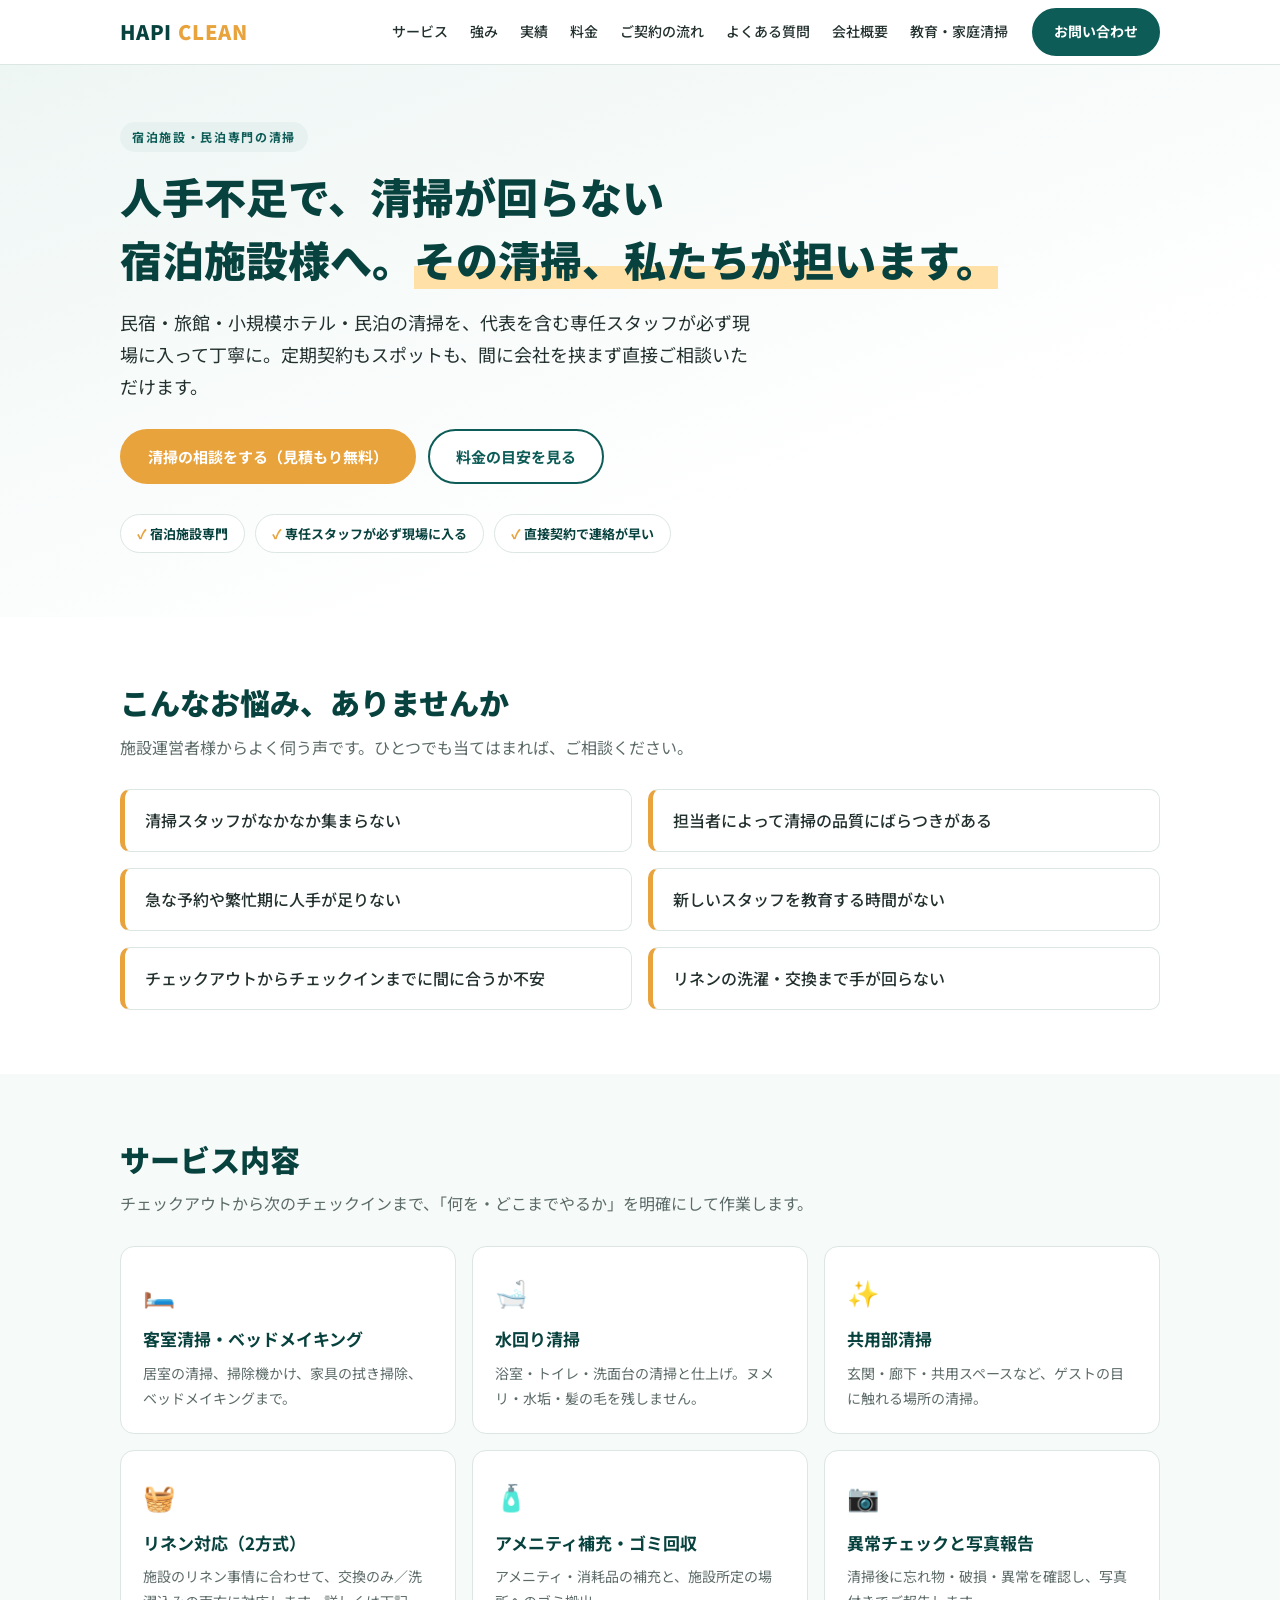
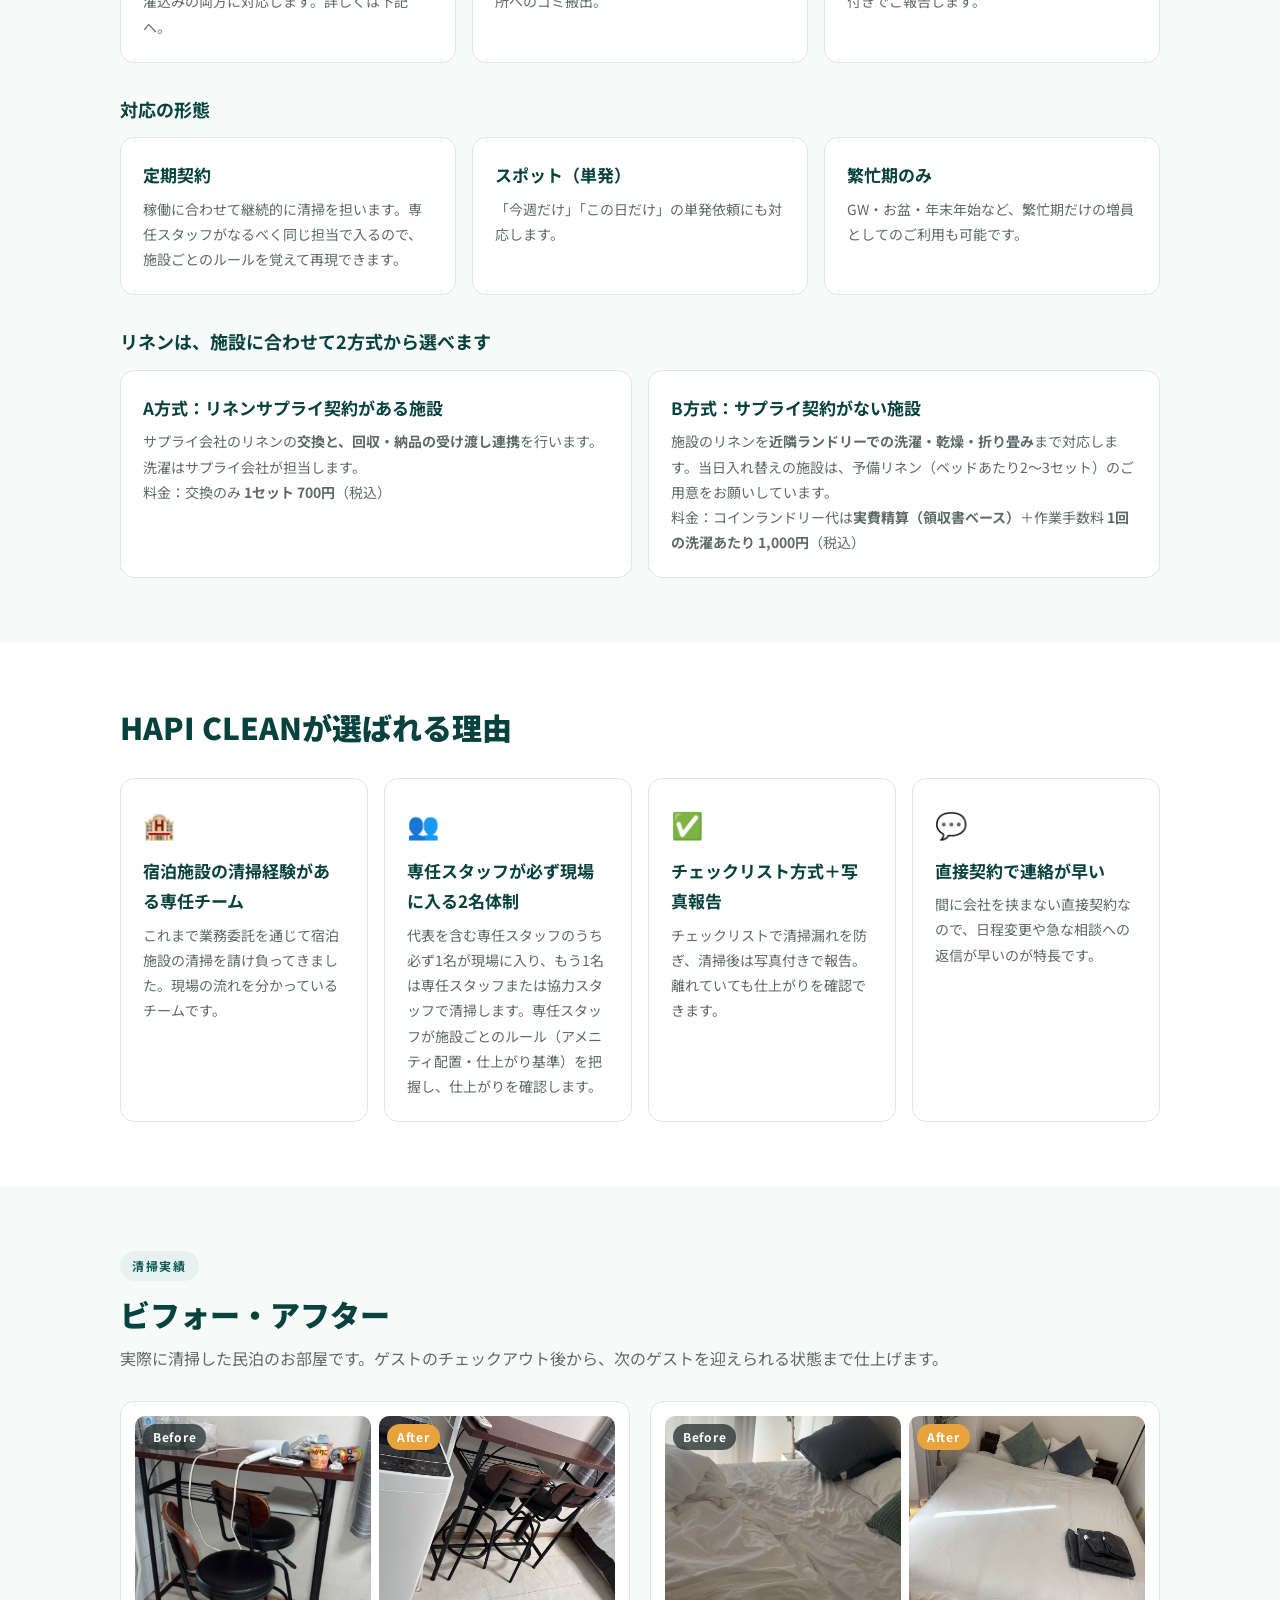
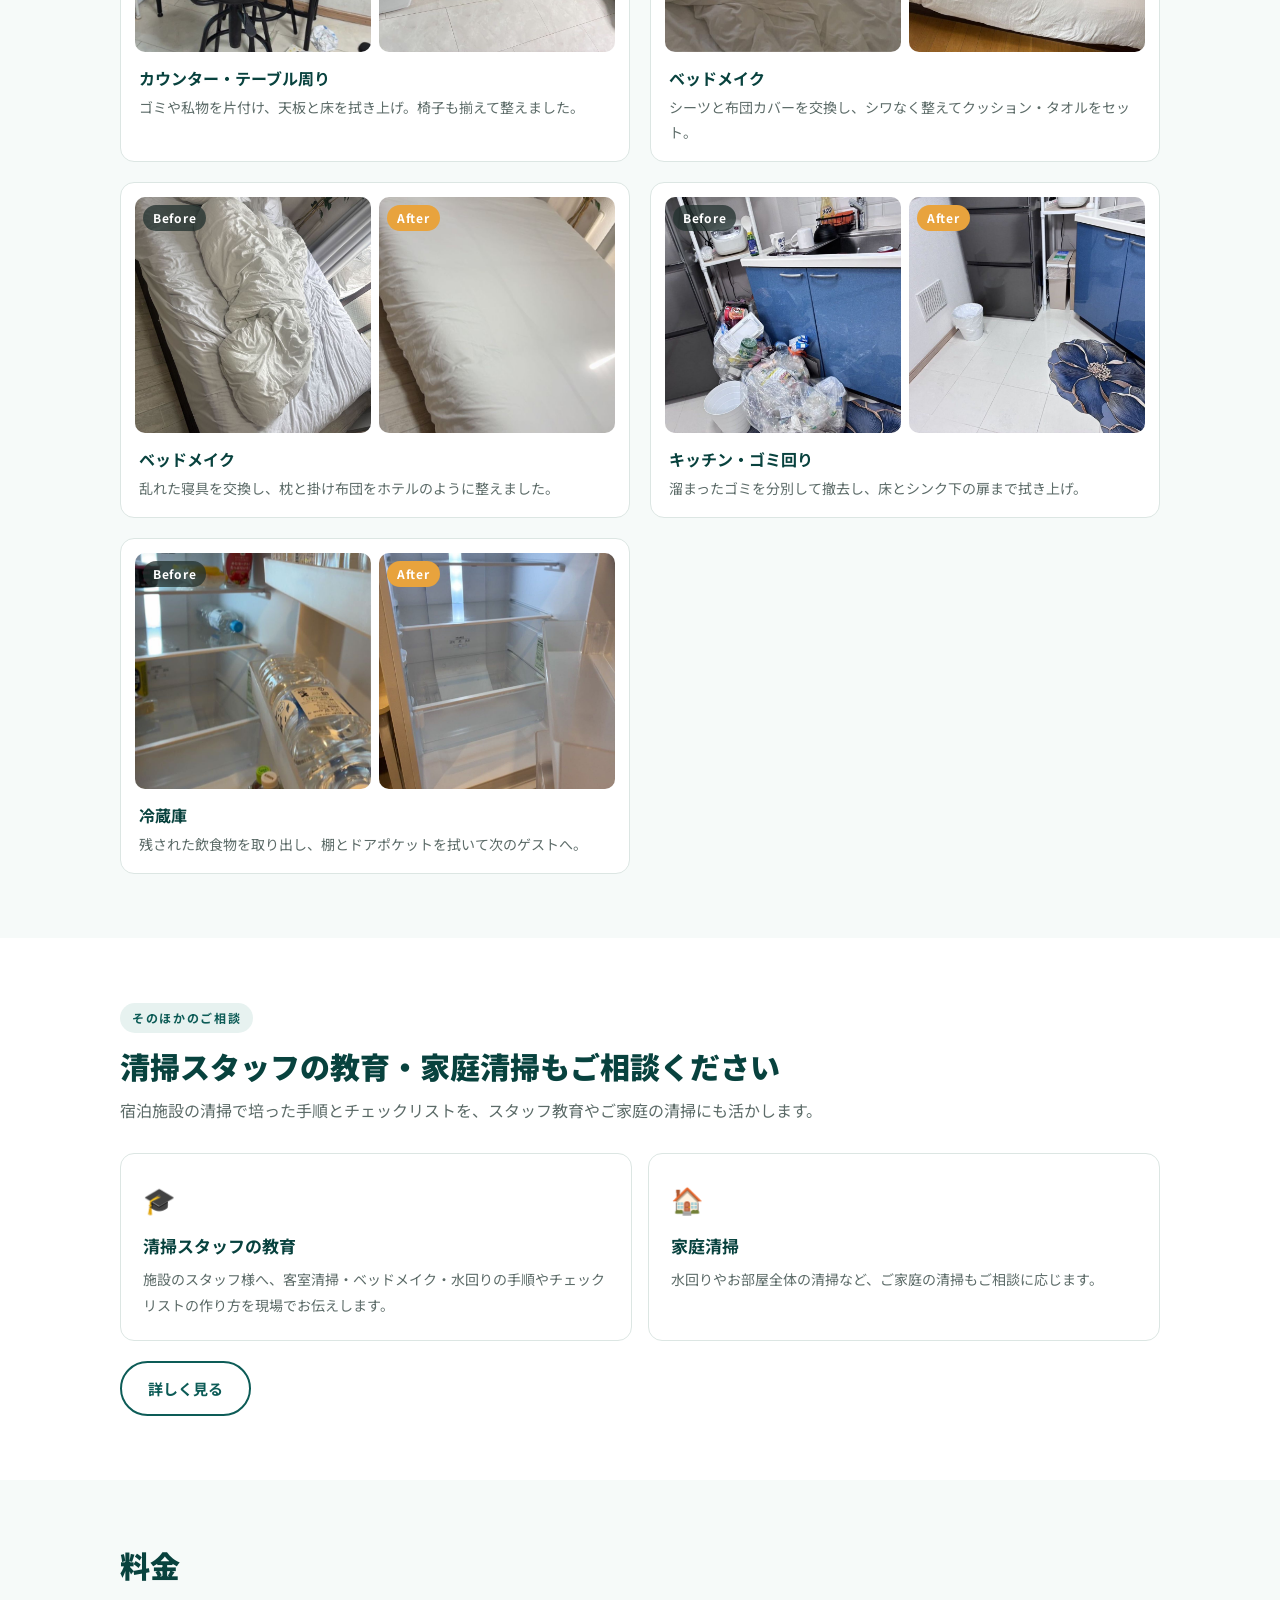
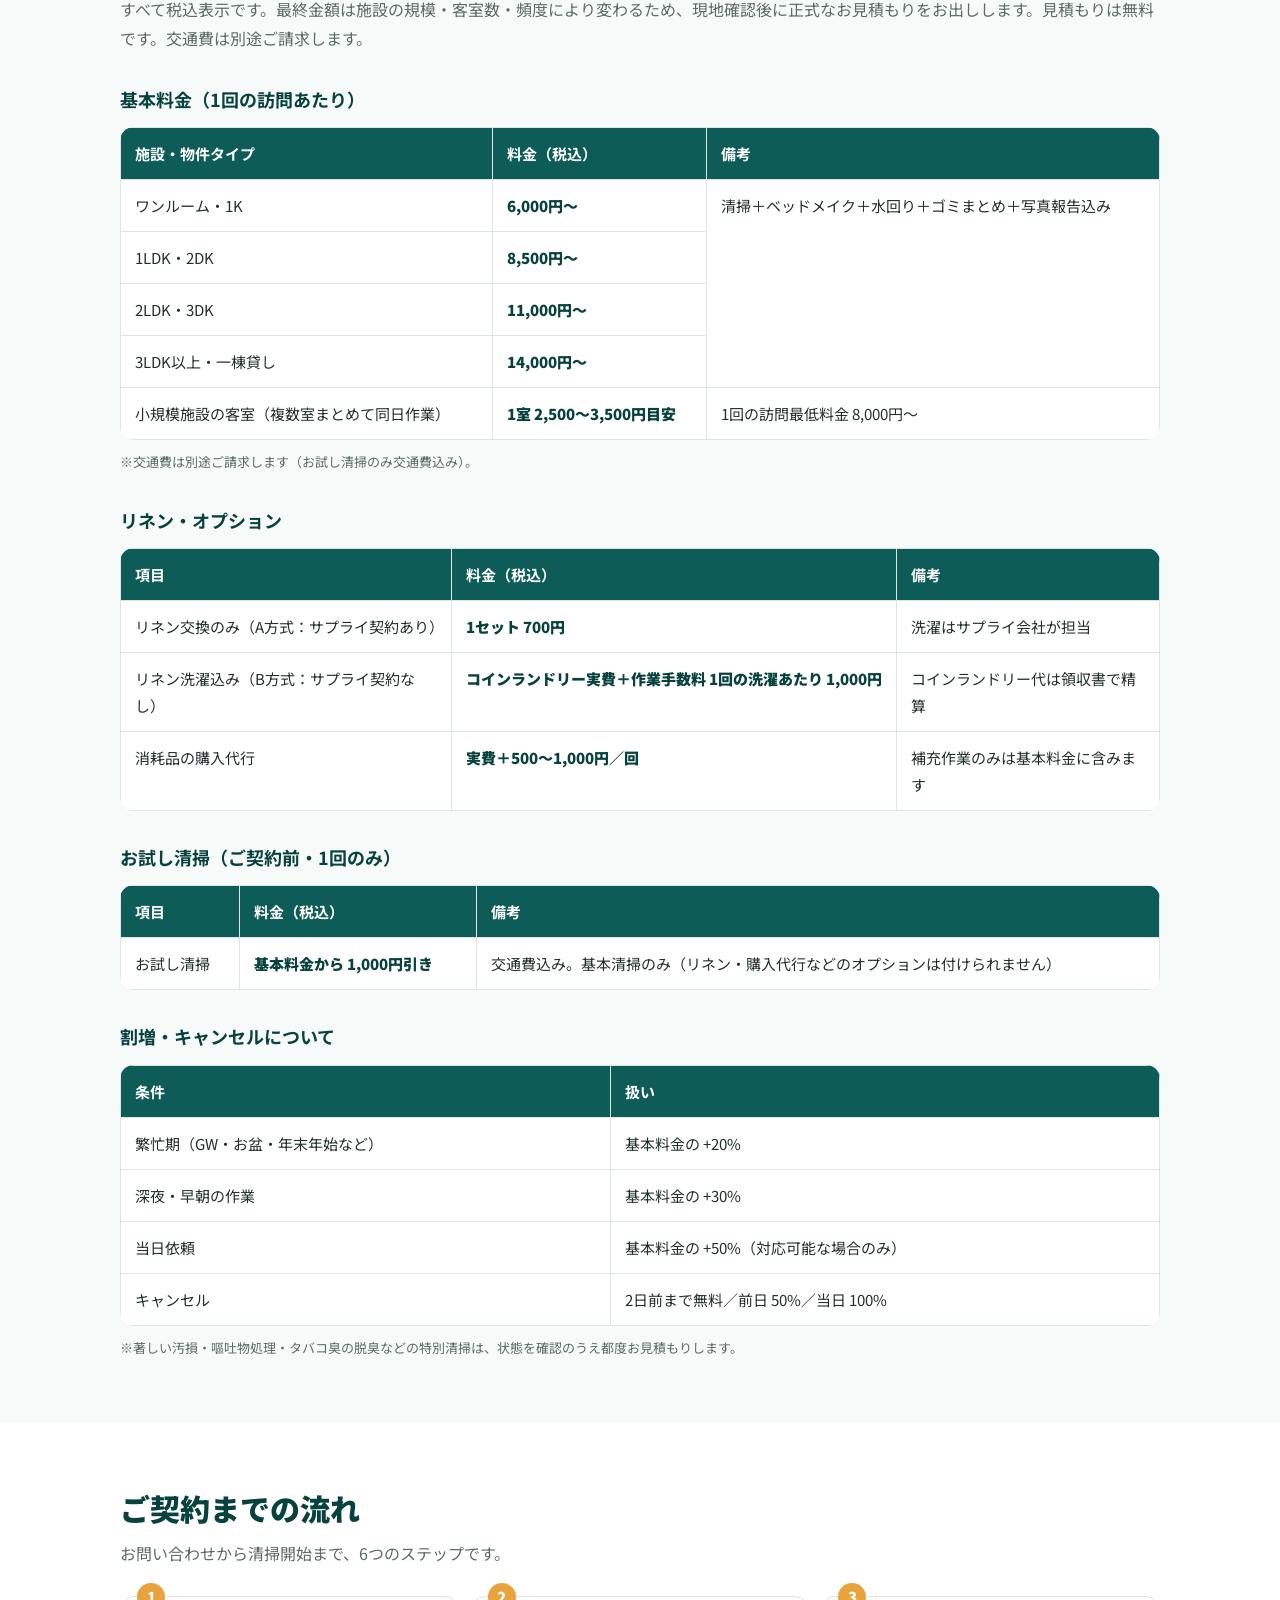
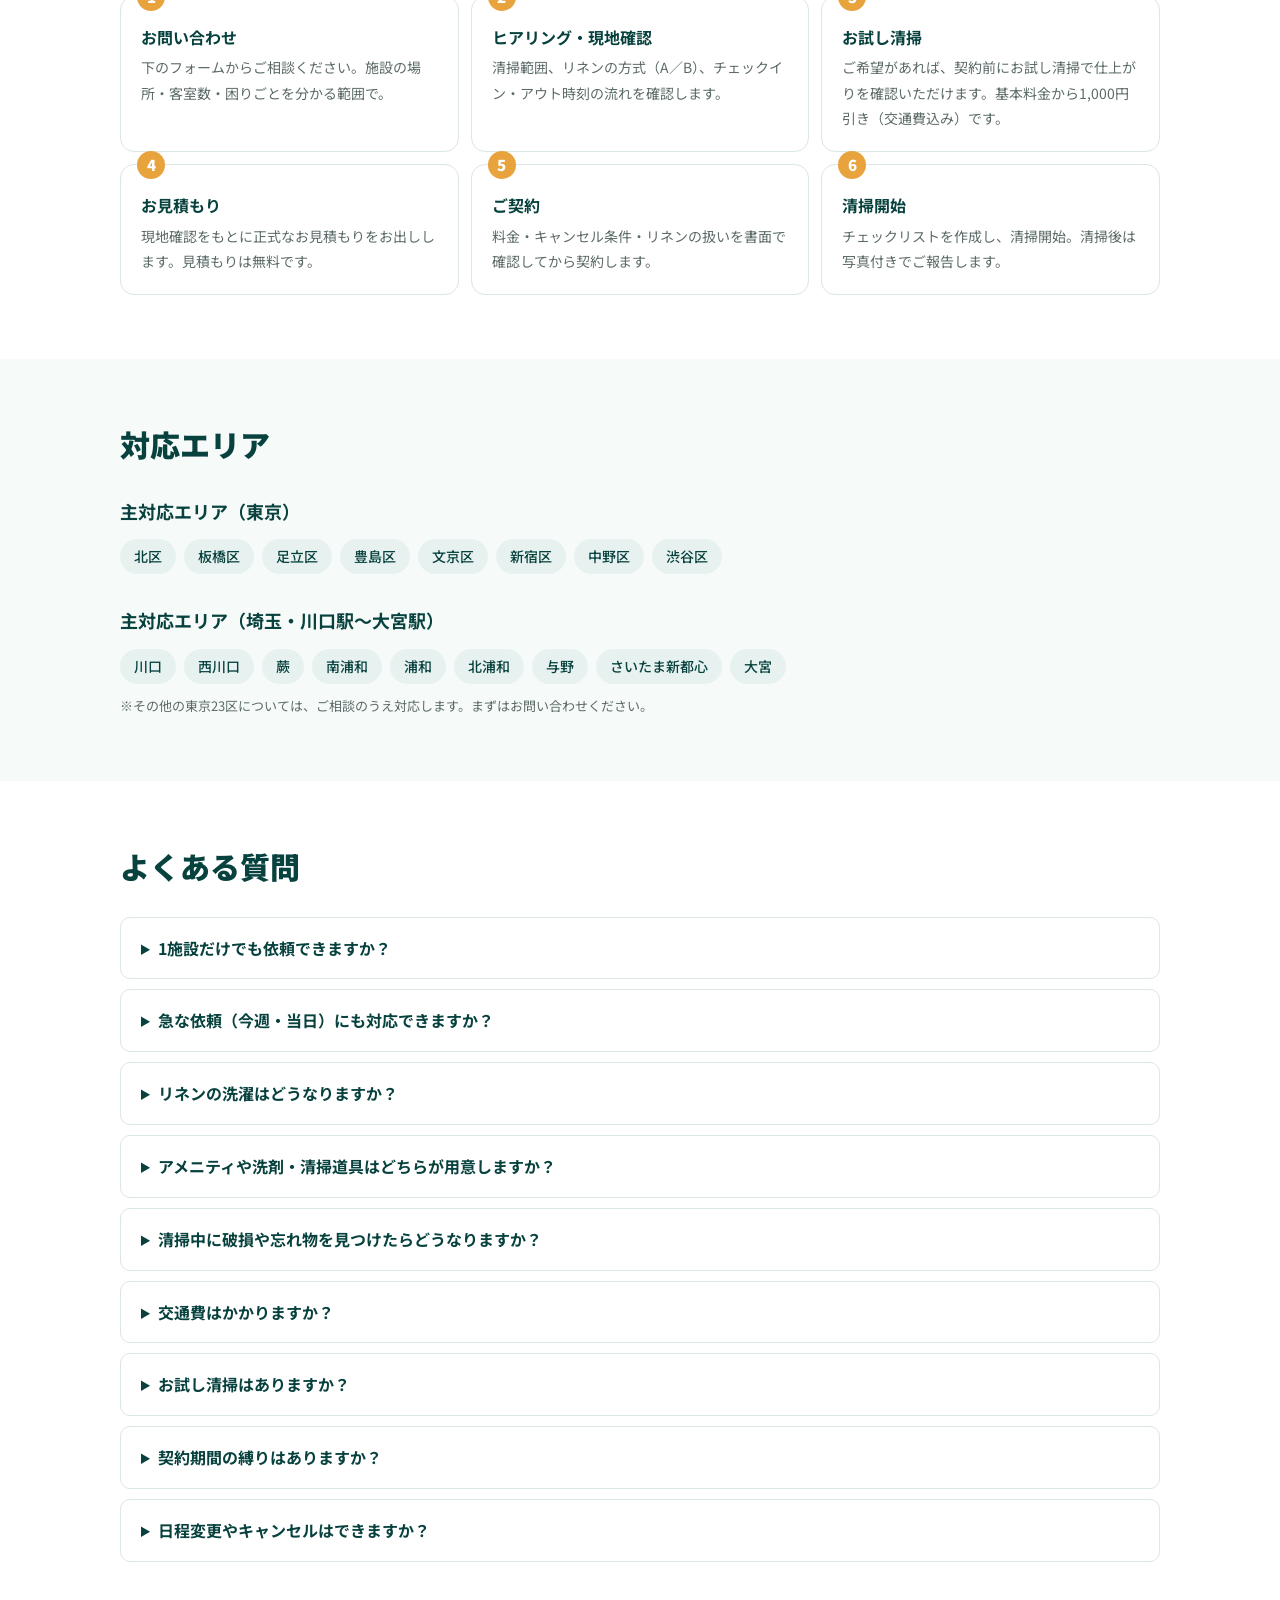
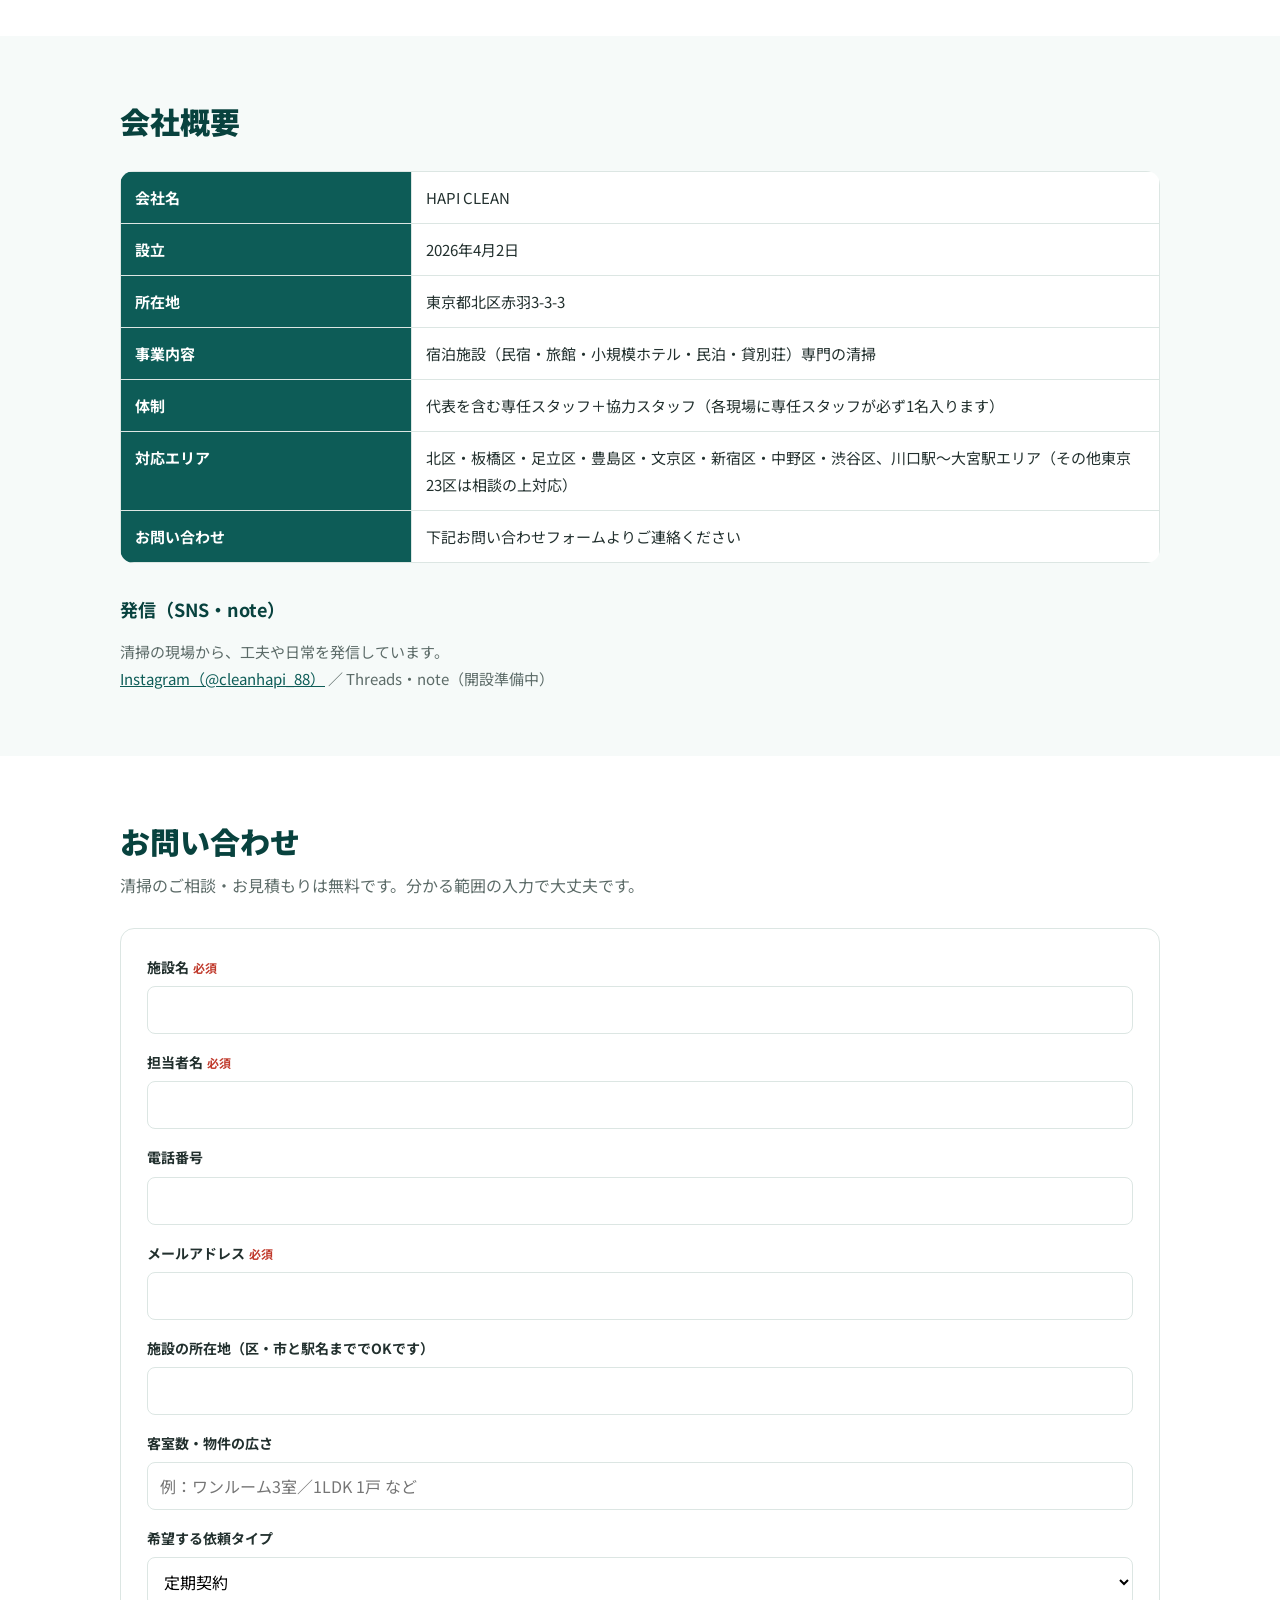
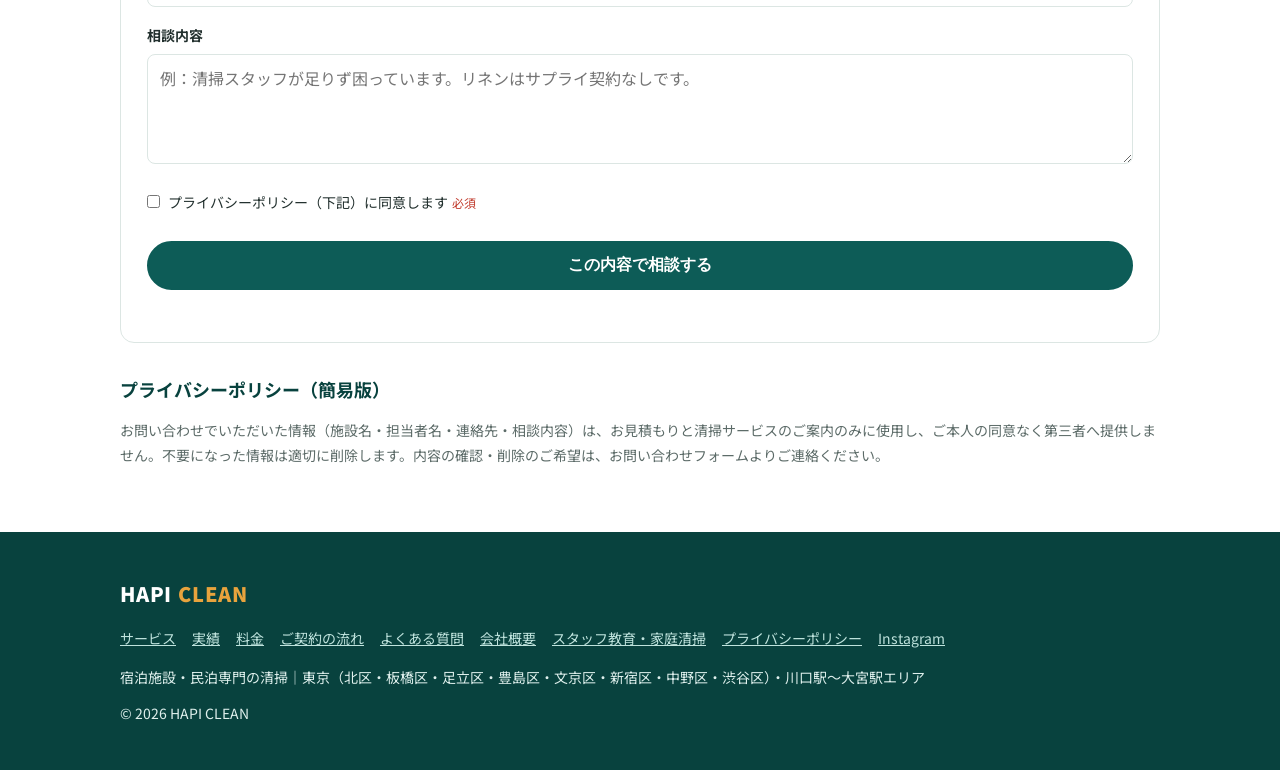
<file: index.html>
<!DOCTYPE html>
<html lang="ja">
<head>
<meta charset="UTF-8">
<meta name="viewport" content="width=device-width, initial-scale=1.0">
<title>HAPI CLEAN｜東京・川口〜大宮の宿泊施設・民泊専門清掃</title>
<meta name="description" content="北区・板橋区・足立区・豊島区・文京区・新宿区・中野区・渋谷区と川口駅〜大宮駅エリアの宿泊施設・民泊専門清掃。代表を含む専任スタッフが必ず現場に入り、定期契約もスポットも直接ご相談いただけます。スタッフ教育・家庭清掃のご相談も可。見積もり無料。">
<link rel="preconnect" href="https://api.web3forms.com" crossorigin>
<link rel="preconnect" href="https://fonts.googleapis.com">
<link href="https://fonts.googleapis.com/css2?family=Noto+Sans+JP:wght@400;500;700;900&display=swap" rel="stylesheet">
<link rel="stylesheet" href="css/style.css">
</head>
<body>

<header>
  <div class="wrap header-in">
    <a class="logo" href="#top">HAPI <span>CLEAN</span></a>
    <nav class="main">
      <a href="#service">サービス</a>
      <a href="#strength">強み</a>
      <a href="#works">実績</a>
      <a href="#price">料金</a>
      <a href="#flow">ご契約の流れ</a>
      <a href="#faq">よくある質問</a>
      <a href="#company">会社概要</a>
      <a href="consult.html">教育・家庭清掃</a>
    </nav>
    <a class="btn" href="#contact">お問い合わせ</a>
  </div>
</header>

<main id="top">

<!-- Hero -->
<section class="hero">
  <div class="wrap">
    <p class="eyebrow">宿泊施設・民泊専門の清掃</p>
    <h1>人手不足で、清掃が回らない<br>宿泊施設様へ。<span class="hl">その清掃、私たちが担います。</span></h1>
    <p class="sub">民宿・旅館・小規模ホテル・民泊の清掃を、代表を含む専任スタッフが必ず現場に入って丁寧に。定期契約もスポットも、間に会社を挟まず直接ご相談いただけます。</p>
    <div class="hero-cta">
      <a class="btn btn-accent" href="#contact">清掃の相談をする（見積もり無料）</a>
      <a class="btn ghost" href="#price">料金の目安を見る</a>
    </div>
    <div class="chips">
      <span class="chip">宿泊施設専門</span>
      <span class="chip">専任スタッフが必ず現場に入る</span>
      <span class="chip">直接契約で連絡が早い</span>
    </div>
  </div>
</section>

<!-- Worries -->
<section class="sec">
  <div class="wrap">
    <div class="sec-head">
      <h2>こんなお悩み、ありませんか</h2>
      <p>施設運営者様からよく伺う声です。ひとつでも当てはまれば、ご相談ください。</p>
    </div>
    <div class="grid c2">
      <div class="worry">清掃スタッフがなかなか集まらない</div>
      <div class="worry">担当者によって清掃の品質にばらつきがある</div>
      <div class="worry">急な予約や繁忙期に人手が足りない</div>
      <div class="worry">新しいスタッフを教育する時間がない</div>
      <div class="worry">チェックアウトからチェックインまでに間に合うか不安</div>
      <div class="worry">リネンの洗濯・交換まで手が回らない</div>
    </div>
  </div>
</section>

<!-- Service -->
<section class="sec sec-soft" id="service">
  <div class="wrap">
    <div class="sec-head">
      <h2>サービス内容</h2>
      <p>チェックアウトから次のチェックインまで、「何を・どこまでやるか」を明確にして作業します。</p>
    </div>
    <div class="grid c3">
      <div class="card"><div class="ico">🛏️</div><h3>客室清掃・ベッドメイキング</h3><p>居室の清掃、掃除機かけ、家具の拭き掃除、ベッドメイキングまで。</p></div>
      <div class="card"><div class="ico">🛁</div><h3>水回り清掃</h3><p>浴室・トイレ・洗面台の清掃と仕上げ。ヌメリ・水垢・髪の毛を残しません。</p></div>
      <div class="card"><div class="ico">✨</div><h3>共用部清掃</h3><p>玄関・廊下・共用スペースなど、ゲストの目に触れる場所の清掃。</p></div>
      <div class="card"><div class="ico">🧺</div><h3>リネン対応（2方式）</h3><p>施設のリネン事情に合わせて、交換のみ／洗濯込みの両方に対応します。詳しくは下記へ。</p></div>
      <div class="card"><div class="ico">🧴</div><h3>アメニティ補充・ゴミ回収</h3><p>アメニティ・消耗品の補充と、施設所定の場所へのゴミ搬出。</p></div>
      <div class="card"><div class="ico">📷</div><h3>異常チェックと写真報告</h3><p>清掃後に忘れ物・破損・異常を確認し、写真付きでご報告します。</p></div>
    </div>

    <h3 class="block">対応の形態</h3>
    <div class="grid c3">
      <div class="card"><h3>定期契約</h3><p>稼働に合わせて継続的に清掃を担います。専任スタッフがなるべく同じ担当で入るので、施設ごとのルールを覚えて再現できます。</p></div>
      <div class="card"><h3>スポット（単発）</h3><p>「今週だけ」「この日だけ」の単発依頼にも対応します。</p></div>
      <div class="card"><h3>繁忙期のみ</h3><p>GW・お盆・年末年始など、繁忙期だけの増員としてのご利用も可能です。</p></div>
    </div>

    <h3 class="block">リネンは、施設に合わせて2方式から選べます</h3>
    <div class="grid c2">
      <div class="card">
        <h3>A方式：リネンサプライ契約がある施設</h3>
        <p>サプライ会社のリネンの<strong>交換と、回収・納品の受け渡し連携</strong>を行います。洗濯はサプライ会社が担当します。<br>料金：交換のみ <strong>1セット 700円</strong>（税込）</p>
      </div>
      <div class="card">
        <h3>B方式：サプライ契約がない施設</h3>
        <p>施設のリネンを<strong>近隣ランドリーでの洗濯・乾燥・折り畳み</strong>まで対応します。当日入れ替えの施設は、予備リネン（ベッドあたり2〜3セット）のご用意をお願いしています。<br>料金：コインランドリー代は<strong>実費精算（領収書ベース）</strong>＋作業手数料 <strong>1回の洗濯あたり 1,000円</strong>（税込）</p>
      </div>
    </div>
  </div>
</section>

<!-- Strength -->
<section class="sec" id="strength">
  <div class="wrap">
    <div class="sec-head">
      <h2>HAPI CLEANが選ばれる理由</h2>
    </div>
    <div class="grid c4">
      <div class="card"><div class="ico">🏨</div><h3>宿泊施設の清掃経験がある専任チーム</h3><p>これまで業務委託を通じて宿泊施設の清掃を請け負ってきました。現場の流れを分かっているチームです。</p></div>
      <div class="card"><div class="ico">👥</div><h3>専任スタッフが必ず現場に入る2名体制</h3><p>代表を含む専任スタッフのうち必ず1名が現場に入り、もう1名は専任スタッフまたは協力スタッフで清掃します。専任スタッフが施設ごとのルール（アメニティ配置・仕上がり基準）を把握し、仕上がりを確認します。</p></div>
      <div class="card"><div class="ico">✅</div><h3>チェックリスト方式＋写真報告</h3><p>チェックリストで清掃漏れを防ぎ、清掃後は写真付きで報告。離れていても仕上がりを確認できます。</p></div>
      <div class="card"><div class="ico">💬</div><h3>直接契約で連絡が早い</h3><p>間に会社を挟まない直接契約なので、日程変更や急な相談への返信が早いのが特長です。</p></div>
    </div>
  </div>
</section>

<!-- Works -->
<section class="sec sec-soft" id="works">
  <div class="wrap">
    <div class="sec-head">
      <span class="eyebrow">清掃実績</span>
      <h2>ビフォー・アフター</h2>
      <p>実際に清掃した民泊のお部屋です。ゲストのチェックアウト後から、次のゲストを迎えられる状態まで仕上げます。</p>
    </div>
    <div class="works">
      <figure class="work">
        <div class="ba">
          <div class="ba-img"><span class="ba-tag before">Before</span><img src="img/works/1-before.jpg" alt="カウンター・テーブル周りの清掃前" loading="lazy" width="600" height="600"></div>
          <div class="ba-img"><span class="ba-tag after">After</span><img src="img/works/1-after.jpg" alt="カウンター・テーブル周りの清掃後" loading="lazy" width="600" height="600"></div>
        </div>
        <figcaption><h3>カウンター・テーブル周り</h3><p>ゴミや私物を片付け、天板と床を拭き上げ。椅子も揃えて整えました。</p></figcaption>
      </figure>
      <figure class="work">
        <div class="ba">
          <div class="ba-img"><span class="ba-tag before">Before</span><img src="img/works/2-before.jpg" alt="ベッドメイクの清掃前" loading="lazy" width="600" height="600"></div>
          <div class="ba-img"><span class="ba-tag after">After</span><img src="img/works/2-after.jpg" alt="ベッドメイクの清掃後" loading="lazy" width="600" height="600"></div>
        </div>
        <figcaption><h3>ベッドメイク</h3><p>シーツと布団カバーを交換し、シワなく整えてクッション・タオルをセット。</p></figcaption>
      </figure>
      <figure class="work">
        <div class="ba">
          <div class="ba-img"><span class="ba-tag before">Before</span><img src="img/works/3-before.jpg" alt="ベッドメイクの清掃前" loading="lazy" width="600" height="600"></div>
          <div class="ba-img"><span class="ba-tag after">After</span><img src="img/works/3-after.jpg" alt="ベッドメイクの清掃後" loading="lazy" width="600" height="600"></div>
        </div>
        <figcaption><h3>ベッドメイク</h3><p>乱れた寝具を交換し、枕と掛け布団をホテルのように整えました。</p></figcaption>
      </figure>
      <figure class="work">
        <div class="ba">
          <div class="ba-img"><span class="ba-tag before">Before</span><img src="img/works/4-before.jpg" alt="キッチン・ゴミ回りの清掃前" loading="lazy" width="600" height="600"></div>
          <div class="ba-img"><span class="ba-tag after">After</span><img src="img/works/4-after.jpg" alt="キッチン・ゴミ回りの清掃後" loading="lazy" width="600" height="600"></div>
        </div>
        <figcaption><h3>キッチン・ゴミ回り</h3><p>溜まったゴミを分別して撤去し、床とシンク下の扉まで拭き上げ。</p></figcaption>
      </figure>
      <figure class="work">
        <div class="ba">
          <div class="ba-img"><span class="ba-tag before">Before</span><img src="img/works/5-before.jpg" alt="冷蔵庫の清掃前" loading="lazy" width="600" height="600"></div>
          <div class="ba-img"><span class="ba-tag after">After</span><img src="img/works/5-after.jpg" alt="冷蔵庫の清掃後" loading="lazy" width="600" height="600"></div>
        </div>
        <figcaption><h3>冷蔵庫</h3><p>残された飲食物を取り出し、棚とドアポケットを拭いて次のゲストへ。</p></figcaption>
      </figure>
    </div>
  </div>
</section>

<!-- Other -->
<section class="sec" id="other">
  <div class="wrap">
    <div class="sec-head">
      <span class="eyebrow">そのほかのご相談</span>
      <h2>清掃スタッフの教育・家庭清掃もご相談ください</h2>
      <p>宿泊施設の清掃で培った手順とチェックリストを、スタッフ教育やご家庭の清掃にも活かします。</p>
    </div>
    <div class="grid c2">
      <div class="card"><div class="ico">🎓</div><h3>清掃スタッフの教育</h3><p>施設のスタッフ様へ、客室清掃・ベッドメイク・水回りの手順やチェックリストの作り方を現場でお伝えします。</p></div>
      <div class="card"><div class="ico">🏠</div><h3>家庭清掃</h3><p>水回りやお部屋全体の清掃など、ご家庭の清掃もご相談に応じます。</p></div>
    </div>
    <p style="margin-top:20px"><a class="btn ghost" href="consult.html">詳しく見る</a></p>
  </div>
</section>

<!-- Price -->
<section class="sec sec-soft" id="price">
  <div class="wrap">
    <div class="sec-head">
      <h2>料金</h2>
      <p>すべて税込表示です。最終金額は施設の規模・客室数・頻度により変わるため、現地確認後に正式なお見積もりをお出しします。見積もりは無料です。交通費は別途ご請求します。</p>
    </div>

    <h3 class="block">基本料金（1回の訪問あたり）</h3>
    <table>
      <tr><th>施設・物件タイプ</th><th>料金（税込）</th><th>備考</th></tr>
      <tr><td>ワンルーム・1K</td><td class="price">6,000円〜</td><td rowspan="4">清掃＋ベッドメイク＋水回り＋ゴミまとめ＋写真報告込み</td></tr>
      <tr><td>1LDK・2DK</td><td class="price">8,500円〜</td></tr>
      <tr><td>2LDK・3DK</td><td class="price">11,000円〜</td></tr>
      <tr><td>3LDK以上・一棟貸し</td><td class="price">14,000円〜</td></tr>
      <tr><td>小規模施設の客室（複数室まとめて同日作業）</td><td class="price">1室 2,500〜3,500円目安</td><td>1回の訪問最低料金 8,000円〜</td></tr>
    </table>
    <p class="note">※交通費は別途ご請求します（お試し清掃のみ交通費込み）。</p>

    <h3 class="block">リネン・オプション</h3>
    <table>
      <tr><th>項目</th><th>料金（税込）</th><th>備考</th></tr>
      <tr><td>リネン交換のみ（A方式：サプライ契約あり）</td><td class="price">1セット 700円</td><td>洗濯はサプライ会社が担当</td></tr>
      <tr><td>リネン洗濯込み（B方式：サプライ契約なし）</td><td class="price">コインランドリー実費＋作業手数料 1回の洗濯あたり 1,000円</td><td>コインランドリー代は領収書で精算</td></tr>
      <tr><td>消耗品の購入代行</td><td class="price">実費＋500〜1,000円／回</td><td>補充作業のみは基本料金に含みます</td></tr>
    </table>

    <h3 class="block">お試し清掃（ご契約前・1回のみ）</h3>
    <table>
      <tr><th>項目</th><th>料金（税込）</th><th>備考</th></tr>
      <tr><td>お試し清掃</td><td class="price">基本料金から 1,000円引き</td><td>交通費込み。基本清掃のみ（リネン・購入代行などのオプションは付けられません）</td></tr>
    </table>

    <h3 class="block">割増・キャンセルについて</h3>
    <table>
      <tr><th>条件</th><th>扱い</th></tr>
      <tr><td>繁忙期（GW・お盆・年末年始など）</td><td>基本料金の +20%</td></tr>
      <tr><td>深夜・早朝の作業</td><td>基本料金の +30%</td></tr>
      <tr><td>当日依頼</td><td>基本料金の +50%（対応可能な場合のみ）</td></tr>
      <tr><td>キャンセル</td><td>2日前まで無料／前日 50%／当日 100%</td></tr>
    </table>
    <p class="note">※著しい汚損・嘔吐物処理・タバコ臭の脱臭などの特別清掃は、状態を確認のうえ都度お見積もりします。</p>
  </div>
</section>

<!-- Flow -->
<section class="sec" id="flow">
  <div class="wrap">
    <div class="sec-head">
      <h2>ご契約までの流れ</h2>
      <p>お問い合わせから清掃開始まで、6つのステップです。</p>
    </div>
    <div class="steps">
      <div class="step"><h3>お問い合わせ</h3><p>下のフォームからご相談ください。施設の場所・客室数・困りごとを分かる範囲で。</p></div>
      <div class="step"><h3>ヒアリング・現地確認</h3><p>清掃範囲、リネンの方式（A／B）、チェックイン・アウト時刻の流れを確認します。</p></div>
      <div class="step"><h3>お試し清掃</h3><p>ご希望があれば、契約前にお試し清掃で仕上がりを確認いただけます。基本料金から1,000円引き（交通費込み）です。</p></div>
      <div class="step"><h3>お見積もり</h3><p>現地確認をもとに正式なお見積もりをお出しします。見積もりは無料です。</p></div>
      <div class="step"><h3>ご契約</h3><p>料金・キャンセル条件・リネンの扱いを書面で確認してから契約します。</p></div>
      <div class="step"><h3>清掃開始</h3><p>チェックリストを作成し、清掃開始。清掃後は写真付きでご報告します。</p></div>
    </div>
  </div>
</section>

<!-- Area -->
<section class="sec sec-soft" id="area">
  <div class="wrap">
    <div class="sec-head">
      <h2>対応エリア</h2>
    </div>
    <h3 class="block" style="margin-top:0">主対応エリア（東京）</h3>
    <div class="area-list">
      <span>北区</span><span>板橋区</span><span>足立区</span><span>豊島区</span><span>文京区</span><span>新宿区</span><span>中野区</span><span>渋谷区</span>
    </div>
    <h3 class="block">主対応エリア（埼玉・川口駅〜大宮駅）</h3>
    <div class="area-list">
      <span>川口</span><span>西川口</span><span>蕨</span><span>南浦和</span><span>浦和</span><span>北浦和</span><span>与野</span><span>さいたま新都心</span><span>大宮</span>
    </div>
    <p class="note">※その他の東京23区については、ご相談のうえ対応します。まずはお問い合わせください。</p>
  </div>
</section>

<!-- FAQ -->
<section class="sec" id="faq">
  <div class="wrap">
    <div class="sec-head">
      <h2>よくある質問</h2>
    </div>
    <details><summary>1施設だけでも依頼できますか？</summary><p>はい。小規模な施設・民泊1軒からご相談いただけます。複数室を同日にまとめて作業する場合は、1室あたりの単価が下がる形でお見積もりします（1回の訪問最低料金は8,000円〜です）。</p></details>
    <details><summary>急な依頼（今週・当日）にも対応できますか？</summary><p>スケジュールに空きがあれば対応します。当日依頼は基本料金の+50%で、対応可能な場合のみお受けします。まずはご相談ください。</p></details>
    <details><summary>リネンの洗濯はどうなりますか？</summary><p>施設のリネンサプライ契約の有無で2方式あります。契約がある施設は交換と回収・納品の連携まで（1セット700円）、契約がない施設は近隣ランドリーでの洗濯・乾燥・折り畳みまで対応し、コインランドリー代は実費を領収書で精算し、作業手数料（1回の洗濯あたり1,000円）をいただきます。当日入れ替えの場合は、予備リネンをベッドあたり2〜3セットご用意ください。</p></details>
    <details><summary>アメニティや洗剤・清掃道具はどちらが用意しますか？</summary><p>原則として施設様の備え付け・ストックを使用します。消耗品の購入代行も可能です（実費＋500〜1,000円／回）。契約時に取り決めます。</p></details>
    <details><summary>清掃中に破損や忘れ物を見つけたらどうなりますか？</summary><p>その場で写真を撮り、速やかに施設様へご報告します。忘れ物は施設様のルールに従って保管・引き渡しをします。</p></details>
    <details><summary>交通費はかかりますか？</summary><p>はい、交通費は基本料金とは別にご請求します。金額は施設の場所により異なるため、お見積もり時にご案内します（お試し清掃のみ交通費込みです）。</p></details>
    <details><summary>お試し清掃はありますか？</summary><p>はい。ご契約前にお試し清掃で仕上がりを確認いただけます。料金は基本料金から1,000円引き（交通費込み）です。お試し清掃は基本清掃のみで、リネン・購入代行などのオプションは付けられません。</p></details>
    <details><summary>契約期間の縛りはありますか？</summary><p>長期の縛りは設けていません。定期契約の解約条件は契約時に書面でご案内します。</p></details>
    <details><summary>日程変更やキャンセルはできますか？</summary><p>2日前まで無料、前日は料金の50%、当日は100%をキャンセル料としていただきます。日程変更は空き状況により対応しますので、お早めにご連絡ください。</p></details>
  </div>
</section>

<!-- Company -->
<section class="sec sec-soft" id="company">
  <div class="wrap">
    <div class="sec-head">
      <h2>会社概要</h2>
    </div>
    <table>
      <tr><th style="width:28%">会社名</th><td>HAPI CLEAN</td></tr>
      <tr><th>設立</th><td>2026年4月2日</td></tr>
      <tr><th>所在地</th><td>東京都北区赤羽3-3-3</td></tr>
      <tr><th>事業内容</th><td>宿泊施設（民宿・旅館・小規模ホテル・民泊・貸別荘）専門の清掃</td></tr>
      <tr><th>体制</th><td>代表を含む専任スタッフ＋協力スタッフ（各現場に専任スタッフが必ず1名入ります）</td></tr>
      <tr><th>対応エリア</th><td>北区・板橋区・足立区・豊島区・文京区・新宿区・中野区・渋谷区、川口駅〜大宮駅エリア（その他東京23区は相談の上対応）</td></tr>
      <tr><th>お問い合わせ</th><td>下記お問い合わせフォームよりご連絡ください</td></tr>
    </table>

    <h3 class="block">発信（SNS・note）</h3>
    <p style="color:var(--gray);font-size:15px">清掃の現場から、工夫や日常を発信しています。<br>
    <a href="https://www.instagram.com/cleanhapi_88/" target="_blank" rel="noopener">Instagram（@cleanhapi_88）</a> ／ Threads・note（開設準備中）</p>
  </div>
</section>

<!-- Contact -->
<section class="sec" id="contact">
  <div class="wrap">
    <div class="sec-head">
      <h2>お問い合わせ</h2>
      <p>清掃のご相談・お見積もりは無料です。分かる範囲の入力で大丈夫です。</p>
    </div>
    <form id="inq" novalidate>
      <label>施設名<span class="req">必須</span></label>
      <input type="text" name="facility" required>
      <label>担当者名<span class="req">必須</span></label>
      <input type="text" name="person" required>
      <label>電話番号</label>
      <input type="tel" name="tel">
      <label>メールアドレス<span class="req">必須</span></label>
      <input type="email" name="email" required>
      <label>施設の所在地（区・市と駅名まででOKです）</label>
      <input type="text" name="place">
      <label>客室数・物件の広さ</label>
      <input type="text" name="rooms" placeholder="例：ワンルーム3室／1LDK 1戸 など">
      <label>希望する依頼タイプ</label>
      <select name="type">
        <option>定期契約</option>
        <option>スポット（単発）</option>
        <option>繁忙期のみ</option>
        <option>清掃スタッフの教育</option>
        <option>家庭清掃</option>
        <option>その他・未定</option>
      </select>
      <label>相談内容</label>
      <textarea name="message" placeholder="例：清掃スタッフが足りず困っています。リネンはサプライ契約なしです。"></textarea>
      <label class="check"><input type="checkbox" id="agree" required><span>プライバシーポリシー（下記）に同意します<span class="req">必須</span></span></label>
      <input type="text" name="_honey" style="display:none" tabindex="-1" autocomplete="off">
      <button class="btn" type="submit">この内容で相談する</button>
      <p id="inq-status" class="form-status" role="status" aria-live="polite"></p>
    </form>
    <div id="thanks">ありがとうございます。内容を受け付けました。<br>担当より折り返しご連絡します。</div>

    <h3 class="block" id="privacy">プライバシーポリシー（簡易版）</h3>
    <p style="font-size:14px;color:var(--gray)">お問い合わせでいただいた情報（施設名・担当者名・連絡先・相談内容）は、お見積もりと清掃サービスのご案内のみに使用し、ご本人の同意なく第三者へ提供しません。不要になった情報は適切に削除します。内容の確認・削除のご希望は、お問い合わせフォームよりご連絡ください。</p>
  </div>
</section>

</main>

<footer>
  <div class="wrap">
    <a class="logo" href="#top">HAPI <span>CLEAN</span></a>
    <nav>
      <a href="#service">サービス</a>
      <a href="#works">実績</a>
      <a href="#price">料金</a>
      <a href="#flow">ご契約の流れ</a>
      <a href="#faq">よくある質問</a>
      <a href="#company">会社概要</a>
      <a href="consult.html">スタッフ教育・家庭清掃</a>
      <a href="#privacy">プライバシーポリシー</a>
      <a href="https://www.instagram.com/cleanhapi_88/" target="_blank" rel="noopener">Instagram</a>
    </nav>
    <p>宿泊施設・民泊専門の清掃｜東京（北区・板橋区・足立区・豊島区・文京区・新宿区・中野区・渋谷区）・川口駅〜大宮駅エリア</p>
    <p style="margin-top:10px">© 2026 HAPI CLEAN</p>
  </div>
</footer>

<div class="sticky-cta">
  <a class="btn ghost" href="#price">料金を見る</a>
  <a class="btn btn-accent" href="#contact">お問い合わせ</a>
</div>

<script src="js/main.js"></script>
</body>
</html>
</file>
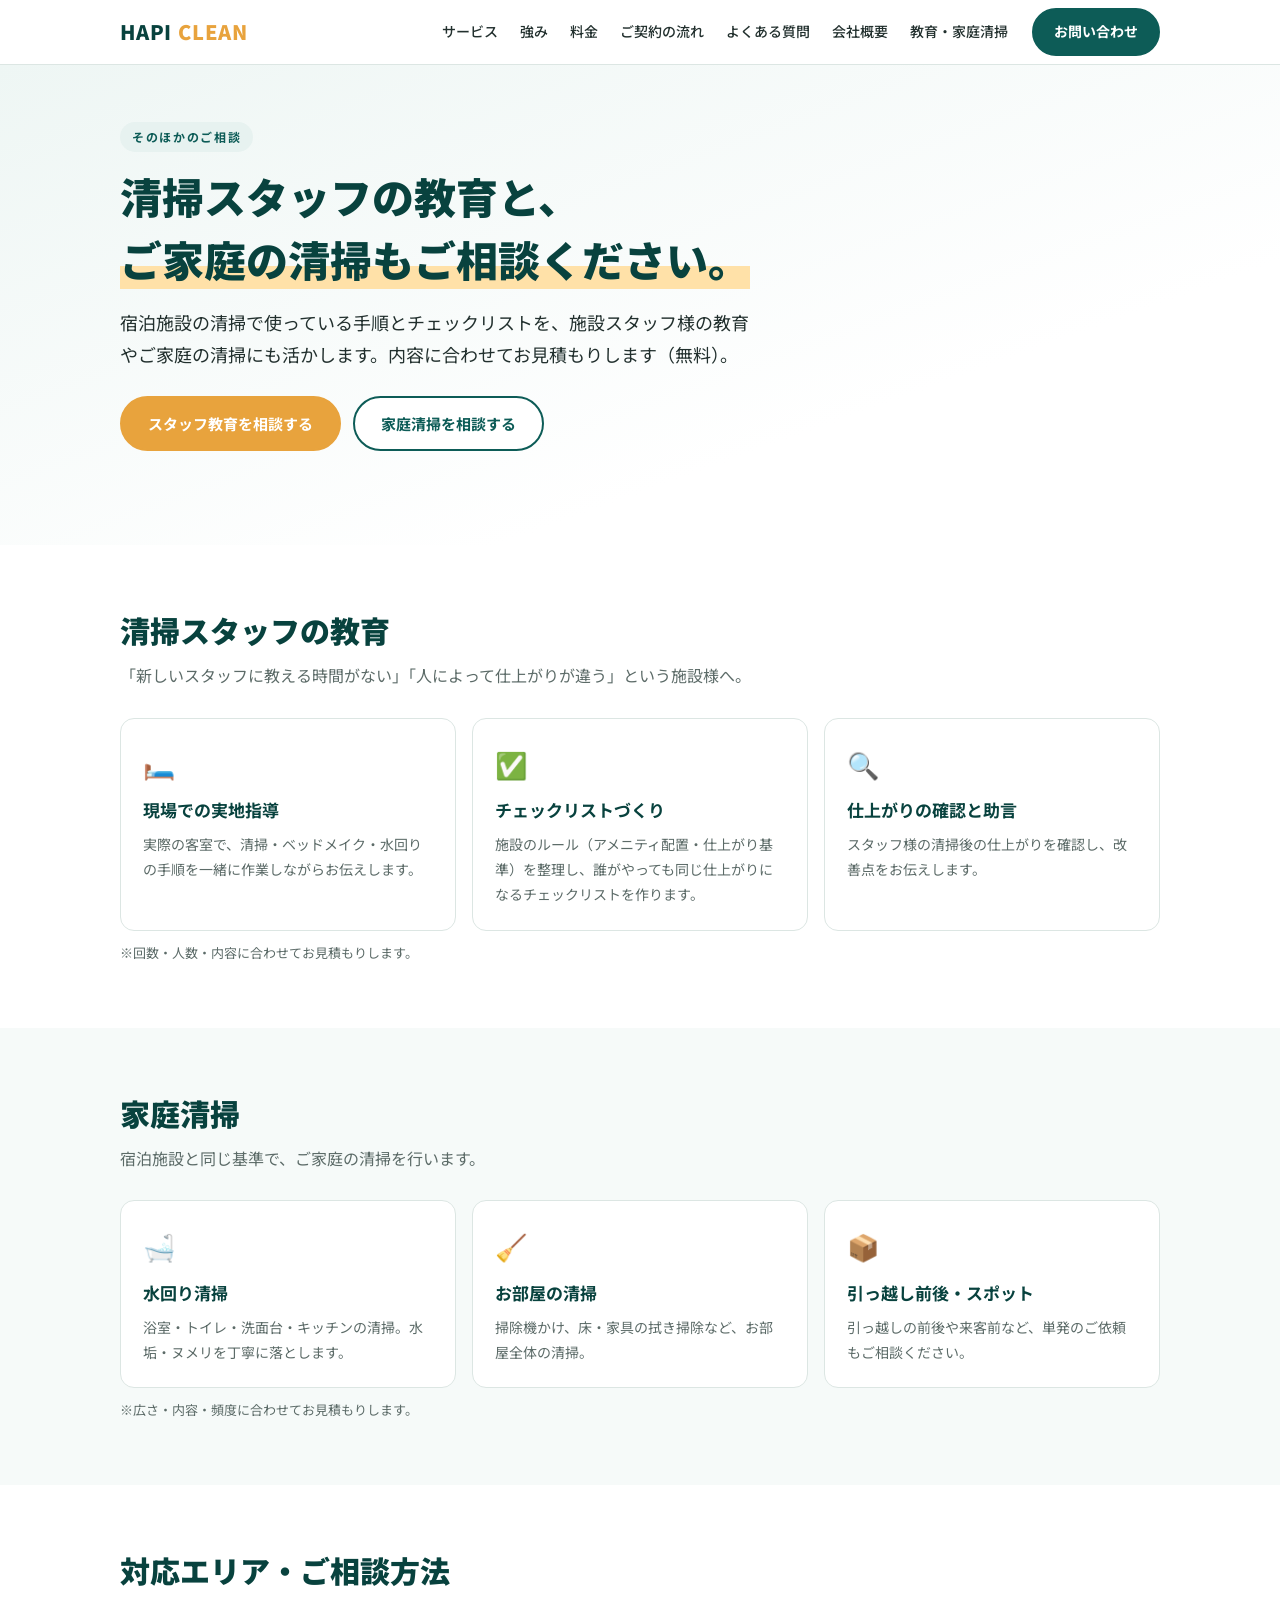
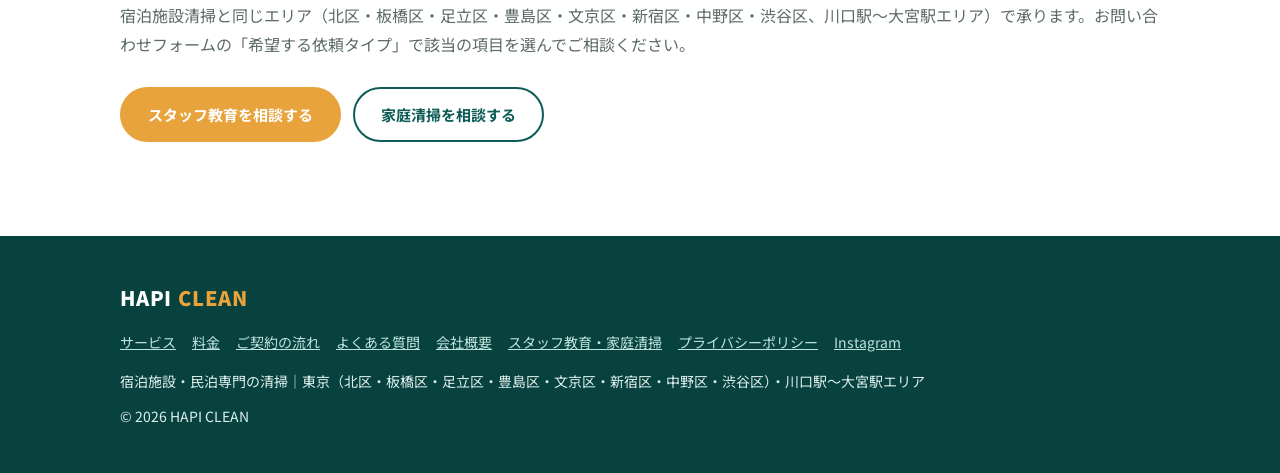
<file: consult.html>
<!DOCTYPE html>
<html lang="ja">
<head>
<meta charset="UTF-8">
<meta name="viewport" content="width=device-width, initial-scale=1.0">
<title>清掃スタッフの教育・家庭清掃｜HAPI CLEAN</title>
<meta name="description" content="宿泊施設専門清掃のHAPI CLEANによる、清掃スタッフの教育と家庭清掃のご相談。宿泊施設の現場で使っている手順とチェックリストを活かします。見積もり無料。">
<link rel="preconnect" href="https://fonts.googleapis.com">
<link href="https://fonts.googleapis.com/css2?family=Noto+Sans+JP:wght@400;500;700;900&display=swap" rel="stylesheet">
<link rel="stylesheet" href="css/style.css">
</head>
<body>

<header>
  <div class="wrap header-in">
    <a class="logo" href="index.html">HAPI <span>CLEAN</span></a>
    <nav class="main">
      <a href="index.html#service">サービス</a>
      <a href="index.html#strength">強み</a>
      <a href="index.html#price">料金</a>
      <a href="index.html#flow">ご契約の流れ</a>
      <a href="index.html#faq">よくある質問</a>
      <a href="index.html#company">会社概要</a>
      <a href="consult.html">教育・家庭清掃</a>
    </nav>
    <a class="btn" href="index.html#contact">お問い合わせ</a>
  </div>
</header>

<main id="top">

<section class="hero">
  <div class="wrap">
    <p class="eyebrow">そのほかのご相談</p>
    <h1>清掃スタッフの教育と、<br><span class="hl">ご家庭の清掃もご相談ください。</span></h1>
    <p class="sub">宿泊施設の清掃で使っている手順とチェックリストを、施設スタッフ様の教育やご家庭の清掃にも活かします。内容に合わせてお見積もりします（無料）。</p>
    <div class="hero-cta">
      <a class="btn btn-accent" href="index.html?type=training#contact">スタッフ教育を相談する</a>
      <a class="btn ghost" href="index.html?type=home#contact">家庭清掃を相談する</a>
    </div>
  </div>
</section>

<!-- Training -->
<section class="sec" id="training">
  <div class="wrap">
    <div class="sec-head">
      <h2>清掃スタッフの教育</h2>
      <p>「新しいスタッフに教える時間がない」「人によって仕上がりが違う」という施設様へ。</p>
    </div>
    <div class="grid c3">
      <div class="card"><div class="ico">🛏️</div><h3>現場での実地指導</h3><p>実際の客室で、清掃・ベッドメイク・水回りの手順を一緒に作業しながらお伝えします。</p></div>
      <div class="card"><div class="ico">✅</div><h3>チェックリストづくり</h3><p>施設のルール（アメニティ配置・仕上がり基準）を整理し、誰がやっても同じ仕上がりになるチェックリストを作ります。</p></div>
      <div class="card"><div class="ico">🔍</div><h3>仕上がりの確認と助言</h3><p>スタッフ様の清掃後の仕上がりを確認し、改善点をお伝えします。</p></div>
    </div>
    <p class="note">※回数・人数・内容に合わせてお見積もりします。</p>
  </div>
</section>

<!-- Home -->
<section class="sec sec-soft" id="home">
  <div class="wrap">
    <div class="sec-head">
      <h2>家庭清掃</h2>
      <p>宿泊施設と同じ基準で、ご家庭の清掃を行います。</p>
    </div>
    <div class="grid c3">
      <div class="card"><div class="ico">🛁</div><h3>水回り清掃</h3><p>浴室・トイレ・洗面台・キッチンの清掃。水垢・ヌメリを丁寧に落とします。</p></div>
      <div class="card"><div class="ico">🧹</div><h3>お部屋の清掃</h3><p>掃除機かけ、床・家具の拭き掃除など、お部屋全体の清掃。</p></div>
      <div class="card"><div class="ico">📦</div><h3>引っ越し前後・スポット</h3><p>引っ越しの前後や来客前など、単発のご依頼もご相談ください。</p></div>
    </div>
    <p class="note">※広さ・内容・頻度に合わせてお見積もりします。</p>
  </div>
</section>

<!-- Area / CTA -->
<section class="sec" id="consult-cta">
  <div class="wrap">
    <div class="sec-head">
      <h2>対応エリア・ご相談方法</h2>
      <p>宿泊施設清掃と同じエリア（北区・板橋区・足立区・豊島区・文京区・新宿区・中野区・渋谷区、川口駅〜大宮駅エリア）で承ります。お問い合わせフォームの「希望する依頼タイプ」で該当の項目を選んでご相談ください。</p>
    </div>
    <div class="hero-cta">
      <a class="btn btn-accent" href="index.html?type=training#contact">スタッフ教育を相談する</a>
      <a class="btn ghost" href="index.html?type=home#contact">家庭清掃を相談する</a>
    </div>
  </div>
</section>

</main>

<footer>
  <div class="wrap">
    <a class="logo" href="index.html">HAPI <span>CLEAN</span></a>
    <nav>
      <a href="index.html#service">サービス</a>
      <a href="index.html#price">料金</a>
      <a href="index.html#flow">ご契約の流れ</a>
      <a href="index.html#faq">よくある質問</a>
      <a href="index.html#company">会社概要</a>
      <a href="consult.html">スタッフ教育・家庭清掃</a>
      <a href="index.html#privacy">プライバシーポリシー</a>
      <a href="https://www.instagram.com/cleanhapi_88/" target="_blank" rel="noopener">Instagram</a>
    </nav>
    <p>宿泊施設・民泊専門の清掃｜東京（北区・板橋区・足立区・豊島区・文京区・新宿区・中野区・渋谷区）・川口駅〜大宮駅エリア</p>
    <p style="margin-top:10px">© 2026 HAPI CLEAN</p>
  </div>
</footer>

<div class="sticky-cta">
  <a class="btn ghost" href="index.html?type=home#contact">家庭清掃を相談</a>
  <a class="btn btn-accent" href="index.html?type=training#contact">教育を相談</a>
</div>

</body>
</html>
</file>
<file: css/style.css>
:root{
  --teal:#0d5c57; --teal-dark:#08423e; --teal-light:#e7f2f0;
  --accent:#e8a33d; --ink:#22302e; --gray:#5c6b68; --line:#dce6e3;
  --bg:#ffffff; --bg-soft:#f6faf9; --radius:14px;
}
*{margin:0;padding:0;box-sizing:border-box}
html{scroll-behavior:smooth}
body{font-family:"Noto Sans JP",system-ui,-apple-system,"Hiragino Kaku Gothic ProN",sans-serif;color:var(--ink);background:var(--bg);line-height:1.8;font-size:16px}
img{max-width:100%}
a{color:var(--teal)}
.wrap{max-width:1080px;margin:0 auto;padding:0 20px}
h2{font-size:clamp(22px,4.5vw,30px);font-weight:900;color:var(--teal-dark);line-height:1.45;margin-bottom:8px}
.sec{padding:64px 0}
.sec-soft{background:var(--bg-soft)}
.sec-head{margin-bottom:28px}
.sec-head p{color:var(--gray)}
.eyebrow{display:inline-block;font-size:12px;font-weight:700;letter-spacing:.14em;color:var(--teal);background:var(--teal-light);border-radius:999px;padding:4px 12px;margin-bottom:12px}
/* header */
header{position:sticky;top:0;z-index:50;background:rgba(255,255,255,.95);backdrop-filter:blur(6px);border-bottom:1px solid var(--line)}
.header-in{display:flex;align-items:center;gap:16px;height:64px}
.logo{font-weight:900;font-size:20px;color:var(--teal-dark);letter-spacing:.04em;text-decoration:none}
.logo span{color:var(--accent)}
nav.main{margin-left:auto;display:none;gap:22px;font-size:14px;font-weight:500}
nav.main a{color:var(--ink);text-decoration:none}
.btn{display:inline-block;background:var(--teal);color:#fff;font-weight:700;text-decoration:none;border-radius:999px;padding:12px 26px;font-size:15px;border:2px solid var(--teal);transition:.2s}
.btn:hover{background:var(--teal-dark)}
.btn.ghost{background:#fff;color:var(--teal)}
.btn.ghost:hover{background:var(--teal-light)}
.btn-accent{background:var(--accent);border-color:var(--accent);color:#fff}
header .btn{margin-left:auto;padding:9px 20px;font-size:14px}
@media(min-width:1060px){nav.main{display:flex}header .btn{margin-left:8px}}
.logo,nav.main a,header .btn{white-space:nowrap}
/* hero */
.hero{background:linear-gradient(160deg,#eef6f4 0%,#ffffff 70%);padding:56px 0 64px}
.hero h1{font-size:clamp(26px,6vw,42px);font-weight:900;line-height:1.5;color:var(--teal-dark);margin-bottom:16px}
.hero h1 .hl{background:linear-gradient(transparent 62%,#ffe1a8 62%)}
.hero p.sub{font-size:clamp(15px,2.6vw,18px);color:var(--ink);max-width:640px;margin-bottom:26px}
.hero-cta{display:flex;flex-wrap:wrap;gap:12px;margin-bottom:30px}
.chips{display:flex;flex-wrap:wrap;gap:10px}
.chip{background:#fff;border:1px solid var(--line);border-radius:999px;padding:7px 16px;font-size:13px;font-weight:700;color:var(--teal-dark)}
.chip::before{content:"✓ ";color:var(--accent);font-weight:900}
/* cards */
.grid{display:grid;gap:16px}
@media(min-width:720px){.grid.c2{grid-template-columns:1fr 1fr}.grid.c3{grid-template-columns:repeat(3,1fr)}.grid.c4{grid-template-columns:repeat(2,1fr)}}
@media(min-width:980px){.grid.c4{grid-template-columns:repeat(4,1fr)}}
.card{background:#fff;border:1px solid var(--line);border-radius:var(--radius);padding:22px}
.card h3{font-size:17px;font-weight:700;color:var(--teal-dark);margin-bottom:6px}
.card p{font-size:14px;color:var(--gray)}
.card .ico{font-size:26px;margin-bottom:8px}
.worry{background:#fff;border:1px solid var(--line);border-left:5px solid var(--accent);border-radius:10px;padding:16px 20px;font-weight:500}
/* tables */
table{width:100%;border-collapse:collapse;background:#fff;border-radius:var(--radius);overflow:hidden;font-size:15px}
th,td{border:1px solid var(--line);padding:12px 14px;text-align:left;vertical-align:top}
th{background:var(--teal);color:#fff;font-weight:700}
td.price{font-weight:900;color:var(--teal-dark);white-space:nowrap}
@media(max-width:600px){td.price{white-space:normal}th,td{padding:10px}}
.note{font-size:13px;color:var(--gray);margin-top:10px}
h3.block{font-size:18px;font-weight:700;color:var(--teal-dark);margin:30px 0 12px}
/* steps */
.steps{counter-reset:step;display:grid;gap:12px}
@media(min-width:720px){.steps{grid-template-columns:repeat(3,1fr)}}
.step{background:#fff;border:1px solid var(--line);border-radius:var(--radius);padding:20px;position:relative}
.step::before{counter-increment:step;content:counter(step);position:absolute;top:-14px;left:16px;background:var(--accent);color:#fff;font-weight:900;width:28px;height:28px;border-radius:50%;display:flex;align-items:center;justify-content:center;font-size:15px}
.step h3{font-size:16px;margin:6px 0 4px;color:var(--teal-dark)}
.step p{font-size:14px;color:var(--gray)}
/* faq */
details{background:#fff;border:1px solid var(--line);border-radius:10px;margin-bottom:10px;padding:4px 20px}
summary{cursor:pointer;font-weight:700;padding:12px 0;color:var(--teal-dark)}
details p{padding:0 0 14px;font-size:14px;color:var(--gray)}
/* area */
.area-list{display:flex;flex-wrap:wrap;gap:8px;margin:10px 0 4px}
.area-list span{background:var(--teal-light);color:var(--teal-dark);border-radius:999px;padding:5px 14px;font-size:14px;font-weight:500}
/* form */
form{background:#fff;border:1px solid var(--line);border-radius:var(--radius);padding:26px}
label{display:block;font-weight:700;font-size:14px;margin:16px 0 6px}
label:first-child{margin-top:0}
input[type=text],input[type=tel],input[type=email],select,textarea{width:100%;border:1px solid var(--line);border-radius:8px;padding:11px 12px;font-size:16px;font-family:inherit;background:#fff}
textarea{min-height:110px}
.req{color:#c0392b;font-size:12px;margin-left:4px}
.check{display:flex;gap:8px;align-items:flex-start;font-weight:400;font-size:14px;margin-top:18px}
.check input{margin-top:5px}
form .btn{margin-top:20px;width:100%;text-align:center;cursor:pointer;font-size:16px}
.form-status{margin:12px 0 0;font-size:14px;color:var(--gray);text-align:center;min-height:1em}
.form-status.error{color:#c0392b;font-weight:700}
form .btn.sending{opacity:.85;cursor:wait}
form .btn.sending::before{content:"";display:inline-block;width:14px;height:14px;margin-right:8px;vertical-align:-2px;border:2px solid rgba(255,255,255,.5);border-top-color:#fff;border-radius:50%;animation:spin .8s linear infinite}
@keyframes spin{to{transform:rotate(360deg)}}
#thanks{display:none;background:var(--teal-light);border-radius:var(--radius);padding:26px;text-align:center;font-weight:700;color:var(--teal-dark)}
/* footer */
footer{background:var(--teal-dark);color:#dff0ed;padding:44px 0 110px;font-size:14px}
footer .logo{color:#fff}
footer a{color:#bfe3dd}
footer nav{display:flex;flex-wrap:wrap;gap:16px;margin:14px 0}
/* mobile sticky cta */
.sticky-cta{position:fixed;left:0;right:0;bottom:0;z-index:60;background:rgba(255,255,255,.97);border-top:1px solid var(--line);padding:10px 16px calc(10px + env(safe-area-inset-bottom));display:flex;gap:10px}
.sticky-cta a{flex:1;text-align:center}
@media(min-width:860px){.sticky-cta{display:none}footer{padding-bottom:44px}}
/* works (before/after) */
.works{display:grid;gap:20px}
@media(min-width:860px){.works{grid-template-columns:1fr 1fr}}
.work{background:#fff;border:1px solid var(--line);border-radius:var(--radius);padding:14px;margin:0}
.ba{display:grid;grid-template-columns:1fr 1fr;gap:8px}
.ba-img{position:relative;aspect-ratio:1/1;border-radius:10px;overflow:hidden;background:var(--bg-soft)}
.ba-img img{width:100%;height:100%;object-fit:cover;display:block}
.ba-tag{position:absolute;top:8px;left:8px;font-size:12px;font-weight:700;letter-spacing:.06em;color:#fff;border-radius:999px;padding:2px 10px}
.ba-tag.before{background:rgba(34,48,46,.75)}
.ba-tag.after{background:var(--accent)}
.work figcaption{padding:12px 4px 2px}
.work h3{font-size:16px;font-weight:700;color:var(--teal-dark);margin-bottom:2px}
.work p{font-size:14px;color:var(--gray)}
</file>
